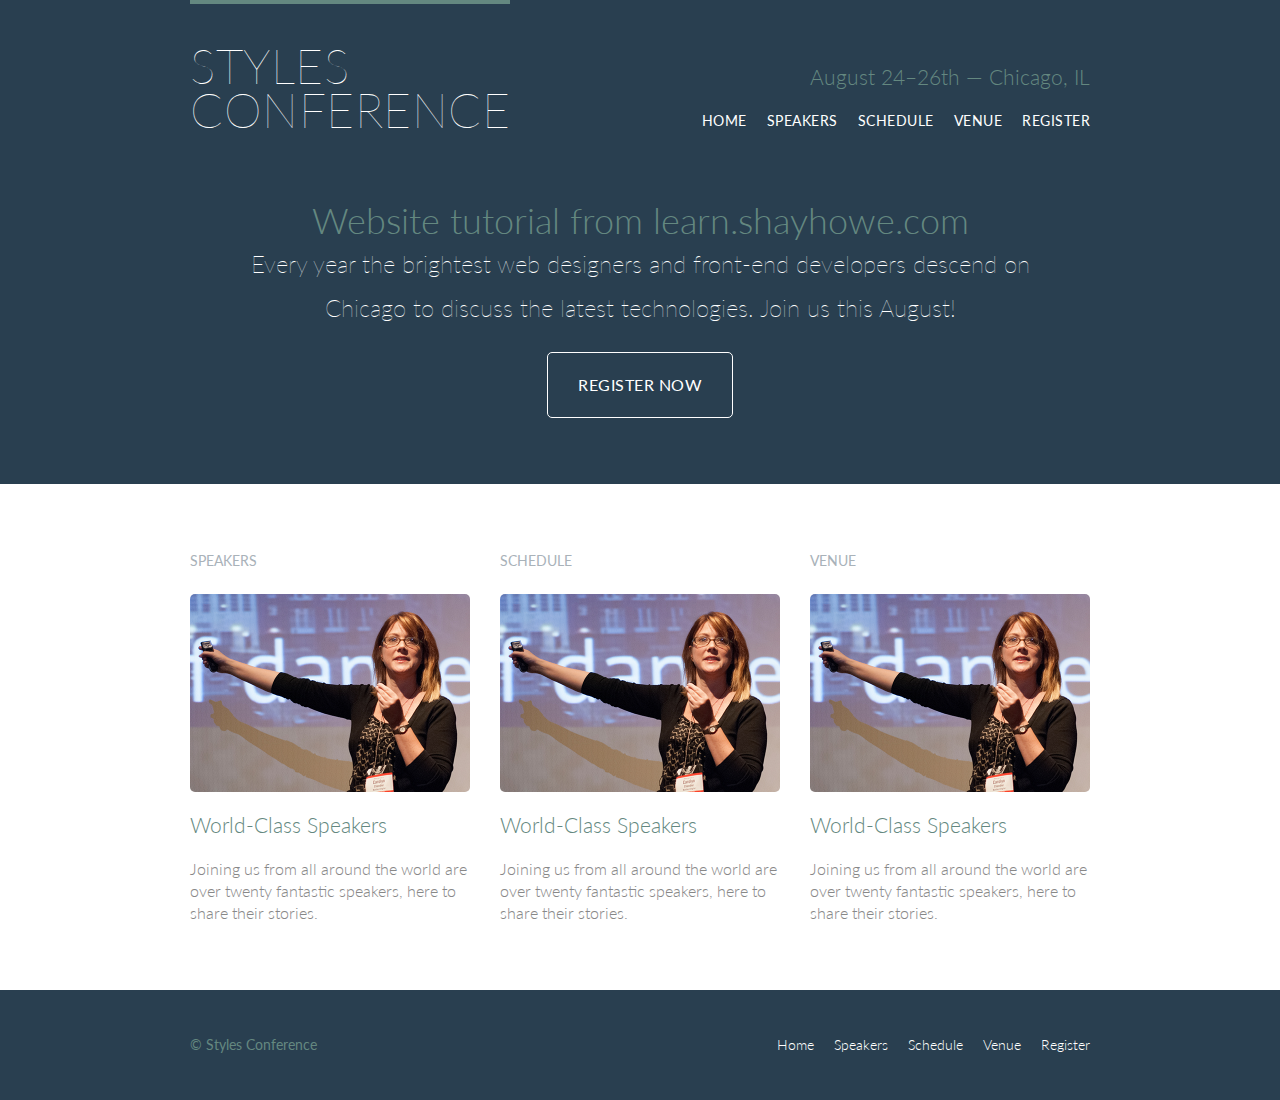
<file: index.html>
<!DOCTYPE html>
<html lang="en">
    <head>
        <meta charset="utf-8">
        <title>Styles Conference</title>
        <link rel="stylesheet" href="assets/stylesheets/main.css">
        <link rel="stylesheet" href="https://fonts.googleapis.com/css?family=Lato:100,300,400" >
    </head>
    
    <body>
        
        <!-- Header -->
        
        <header class="primary-header container group">
            <h1 class="logo">
                <a href="index.html">Styles <br> Conference</a>
            </h1>
            
            <h3 class="tagline">August 24&ndash;26th &mdash; Chicago, IL</h3>
            
            <nav class="nav primary-nav">
                <ul>
                    <li><a href="index.html">Home</a></li><!--
                    --><li><a href="speakers.html">Speakers</a></li><!--
                    --><li><a href="schedule.html">Schedule</a></li><!--
                    --><li><a href="venue.html">Venue</a></li><!--
                    --><li><a href="register.html">Register</a></li>
                </ul>
            </nav>
        </header>

        <!-- Hero -->
        
        <section class="hero container">
            <h2>Website tutorial from <a href="http://learn.shayhowe.com">learn.shayhowe.com</a></h2>
            
            <p>Every year the brightest web designers and front-end developers descend on Chicago to discuss the latest technologies. Join us this August!</p>
            
            <a class="btn btn-alt" href="register.html">Register Now</a>
        </section>
        
        <!-- Teasers -->
        
        <section class="row">
            <div class="grid">
                <!-- 

                    Speakers

                -->
                <section class="teaser col-1-3">
                    <h5>Speakers</h5>

                    <a href="speakers.html">
                        <img src="assets/images/home/speakers.jpg" alt="Professional Speaker">
                        <h3>World-Class Speakers</h3>
                    </a>

                    <p>Joining us from all around the world are over twenty fantastic speakers, here to share their stories.</p>
                </section><!--

                    Schedule

                --><section class="teaser col-1-3">
                    <h5>Schedule</h5>

                    <a href="speakers.html">
                        <img src="assets/images/home/speakers.jpg" alt="Professional Speaker">
                        <h3>World-Class Speakers</h3>
                    </a>

                    <p>Joining us from all around the world are over twenty fantastic speakers, here to share their stories.</p>
                </section><!--

                    Venue

                --><section class="teaser col-1-3">
                    <h5>Venue</h5>

                    <a href="speakers.html">
                        <img src="assets/images/home/speakers.jpg" alt="Professional Speaker">
                        <h3>World-Class Speakers</h3>
                    </a>

                    <p>Joining us from all around the world are over twenty fantastic speakers, here to share their stories.</p>
                </section>
            </div>
        </section>
        
        <!-- Footer -->
        
        <footer class="primary-footer container group">
            <small>&copy; Styles Conference</small>
            
            <nav class="nav">
                <ul>
                    <li><a href="index.html">Home</a></li><!--
                    --><li><a href="speakers.html">Speakers</a></li><!--
                    --><li><a href="schedule.html">Schedule</a></li><!--
                    --><li><a href="venue.html">Venue</a></li><!--
                    --><li><a href="register.html">Register</a></li>
                </ul>
            </nav>
        </footer>
    </body>
</html>
</file>
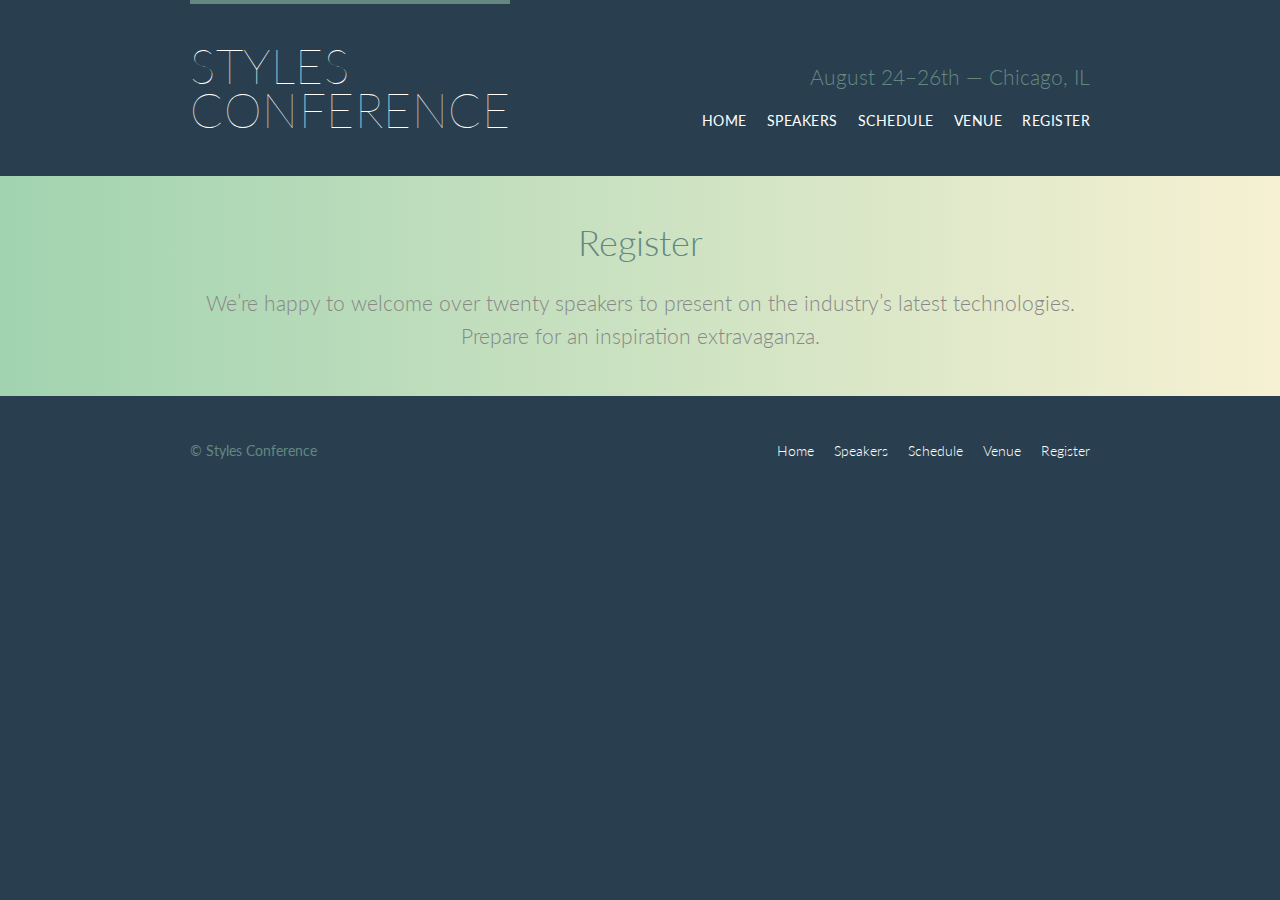
<file: register.html>
<!DOCTYPE html>
<html lang="en">
    <head>
        <meta charset="utf-8">
        <title>Styles Conference</title>
        <link rel="stylesheet" href="assets/stylesheets/main.css">
        <link rel="stylesheet" href="https://fonts.googleapis.com/css?family=Lato:100,300,400">
    </head>
    
    <body>
        
        <!-- Header -->
        
        <header class="primary-header container group">
            <h1 class="logo">
                <a href="index.html">Styles <br> Conference</a>
            </h1>
            
            <h3 class="tagline">August 24&ndash;26th &mdash; Chicago, IL</h3>
            
            <nav class="nav primary-nav">
                <ul>
                    <li><a href="index.html">Home</a></li><!--
                    --><li><a href="speakers.html">Speakers</a></li><!--
                    --><li><a href="schedule.html">Schedule</a></li><!--
                    --><li><a href="venue.html">Venue</a></li><!--
                    --><li><a href="register.html">Register</a></li>
                </ul>
            </nav>
        </header>

        <!-- Lead -->
        
        <section class="row-alt">
            <div class="lead container">
                
                <h1>Register</h1>

                <p>We&#8217;re happy to welcome over twenty speakers to present on the industry&#8217;s latest technologies. Prepare for an inspiration extravaganza.</p>
            </div>
        </section>
        
        <!-- Footer -->
        
        <footer class="primary-footer container group">
            <small>&copy; Styles Conference</small>
            
            <nav class="nav">
                <ul>
                    <li><a href="index.html">Home</a></li><!--
                    --><li><a href="speakers.html">Speakers</a></li><!--
                    --><li><a href="schedule.html">Schedule</a></li><!--
                    --><li><a href="venue.html">Venue</a></li><!--
                    --><li><a href="register.html">Register</a></li>
                </ul>
            </nav>
        </footer>
    </body>
</html>
</file>
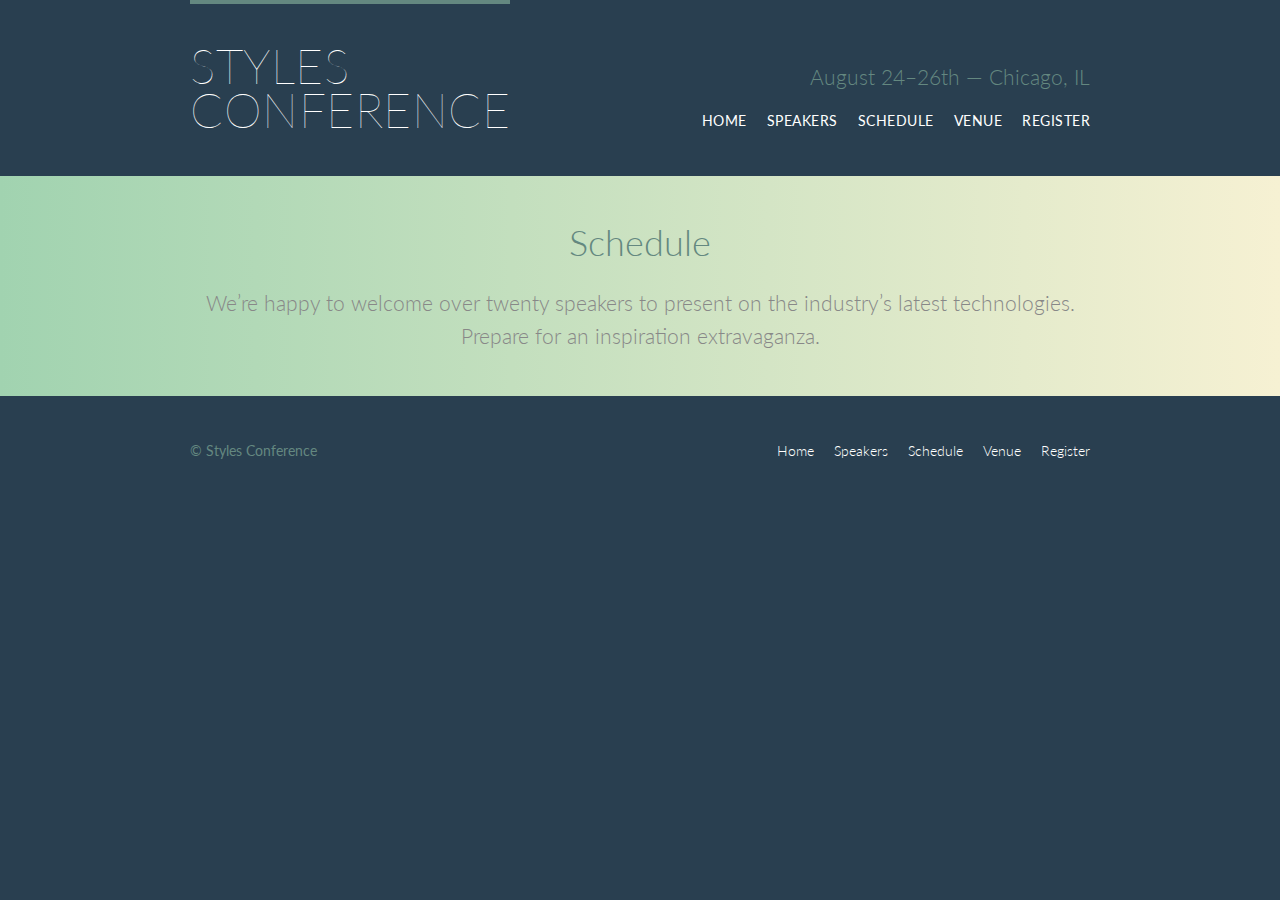
<file: schedule.html>
<!DOCTYPE html>
<html lang="en">
    <head>
        <meta charset="utf-8">
        <title>Styles Conference</title>
        <link rel="stylesheet" href="assets/stylesheets/main.css">
        <link rel="stylesheet" href="https://fonts.googleapis.com/css?family=Lato:100,300,400">
    </head>
    
    <body>
        
        <!-- Header -->
        
        <header class="primary-header container group">
            <h1 class="logo">
                <a href="index.html">Styles <br> Conference</a>
            </h1>
            
            <h3 class="tagline">August 24&ndash;26th &mdash; Chicago, IL</h3>
            
            <nav class="nav primary-nav">
                <ul>
                    <li><a href="index.html">Home</a></li><!--
                    --><li><a href="speakers.html">Speakers</a></li><!--
                    --><li><a href="schedule.html">Schedule</a></li><!--
                    --><li><a href="venue.html">Venue</a></li><!--
                    --><li><a href="register.html">Register</a></li>
                </ul>
            </nav>
        </header>

        <!-- Lead -->
        
        <section class="row-alt">
            <div class="lead container">
                
                <h1>Schedule</h1>

                <p>We&#8217;re happy to welcome over twenty speakers to present on the industry&#8217;s latest technologies. Prepare for an inspiration extravaganza.</p>
            </div>
        </section>
        
        <!-- Footer -->
        
        <footer class="primary-footer container group">
            <small>&copy; Styles Conference</small>
            
            <nav class="nav">
                <ul>
                    <li><a href="index.html">Home</a></li><!--
                    --><li><a href="speakers.html">Speakers</a></li><!--
                    --><li><a href="schedule.html">Schedule</a></li><!--
                    --><li><a href="venue.html">Venue</a></li><!--
                    --><li><a href="register.html">Register</a></li>
                </ul>
            </nav>
        </footer>
    </body>
</html>
</file>
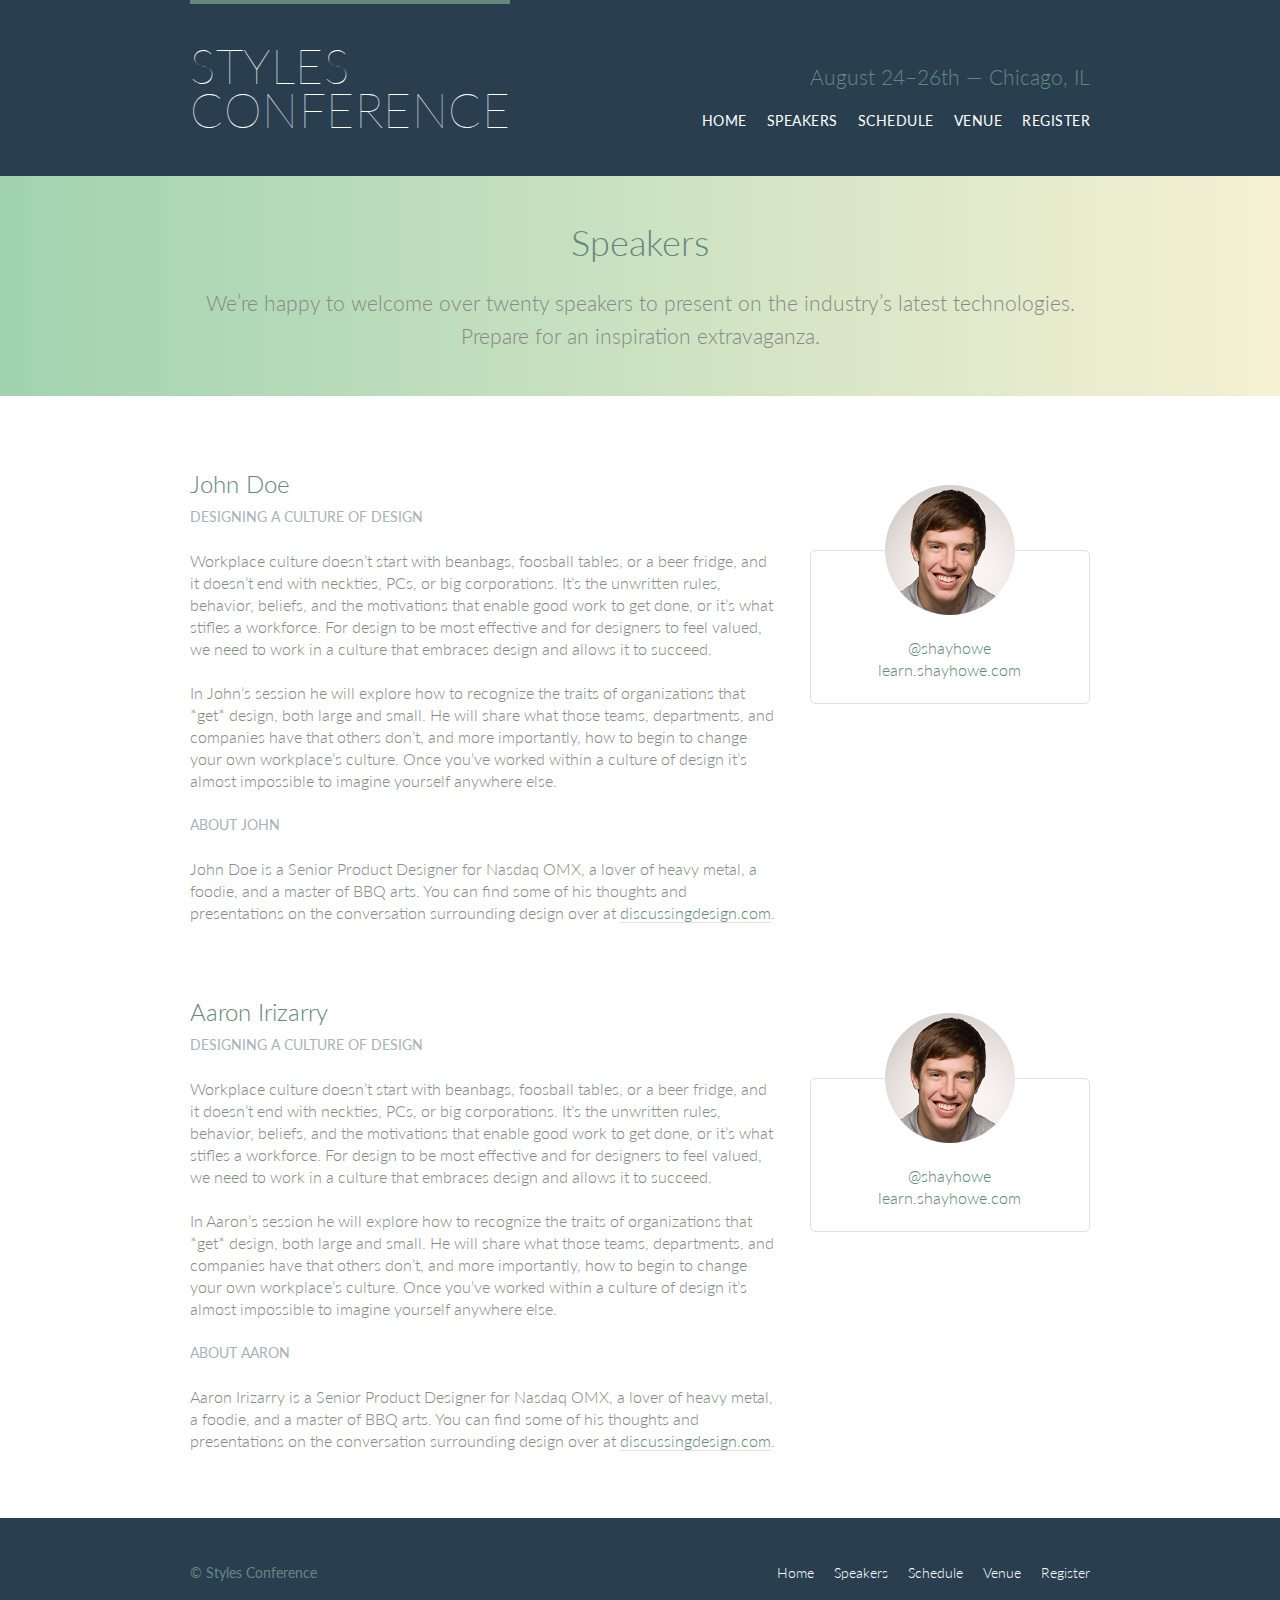
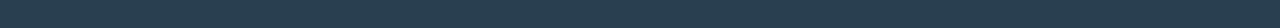
<file: speakers.html>
<!DOCTYPE html>
<html lang="en">
    <head>
        <meta charset="utf-8">
        <title>Styles Conference</title>
        <link rel="stylesheet" href="assets/stylesheets/main.css">
        <link rel="stylesheet" href="https://fonts.googleapis.com/css?family=Lato:100,300,400">
    </head>
    
    <body>
        
        <!-- Header -->
        
        <header class="primary-header container group">
            <h1 class="logo">
                <a href="index.html">Styles <br> Conference</a>
            </h1>
            
            <h3 class="tagline">August 24&ndash;26th &mdash; Chicago, IL</h3>
            
            <nav class="nav primary-nav">
                <ul>
                    <li><a href="index.html">Home</a></li><!--
                    --><li><a href="speakers.html">Speakers</a></li><!--
                    --><li><a href="schedule.html">Schedule</a></li><!--
                    --><li><a href="venue.html">Venue</a></li><!--
                    --><li><a href="register.html">Register</a></li>
                </ul>
            </nav>
        </header>

        <!-- Lead -->
        
        <section class="row-alt">
            <div class="lead container">
                <h1>Speakers</h1>

                <p>We&#8217;re happy to welcome over twenty speakers to present on the industry&#8217;s latest technologies. Prepare for an inspiration extravaganza.</p> 
            </div>
        </section>
        
        <!-- Main content -->
        
        <section class="row">
            <div class="grid">

                <section class="speaker" id="john-doe">

                    <div class="col-2-3">
                        <h2>John Doe</h2>
                        <h5>Designing a Culture of Design</h5>

                        <p>Workplace culture doesn&#8217;t start with beanbags, foosball tables, or a beer fridge, and it doesn&#8217;t end with neckties, PCs, or big corporations. It&#8217;s the unwritten rules, behavior, beliefs, and the motivations that enable good work to get done, or it&#8217;s what stifles a workforce. For design to be most effective and for designers to feel valued, we need to work in a culture that embraces design and allows it to succeed.</p>

                        <p>In John&#8217;s session he will explore how to recognize the traits of organizations that *get* design, both large and small. He will share what those teams, departments, and companies have that others don&#8217;t, and more importantly, how to begin to change your own workplace&#8217;s culture. Once you&#8217;ve worked within a culture of design it&#8217;s almost impossible to imagine yourself anywhere else.</p>

                        <h5>About John</h5>

                        <p>John Doe is a Senior Product Designer for Nasdaq OMX, a lover of heavy metal, a foodie, and a master of BBQ arts. You can find some of his thoughts and presentations on the conversation surrounding design over at <a href="http://www.discussingdesign.com/">discussingdesign.com</a>.</p>
                    </div><!--

                    --><aside class="col-1-3">
                        <div class="speaker-info">
                            <img src="assets/images/speakers/shay-howe.jpg" alt="Shay Howe">

                            <ul>
                                <li><a href="https://twitter.com/shayhowe">@shayhowe</a></li>
                                <li><a href="http://learn.shayhowe.com/">learn.shayhowe.com</a></li>
                            </ul>
                        </div>
                    </aside>
                </section>

                <section id="aaron-irizarry">

                    <div class="col-2-3">
                        <h2>Aaron Irizarry</h2>
                        <h5>Designing a Culture of Design</h5>

                        <p>Workplace culture doesn&#8217;t start with beanbags, foosball tables, or a beer fridge, and it doesn&#8217;t end with neckties, PCs, or big corporations. It&#8217;s the unwritten rules, behavior, beliefs, and the motivations that enable good work to get done, or it&#8217;s what stifles a workforce. For design to be most effective and for designers to feel valued, we need to work in a culture that embraces design and allows it to succeed.</p>

                        <p>In Aaron&#8217;s session he will explore how to recognize the traits of organizations that *get* design, both large and small. He will share what those teams, departments, and companies have that others don&#8217;t, and more importantly, how to begin to change your own workplace&#8217;s culture. Once you&#8217;ve worked within a culture of design it&#8217;s almost impossible to imagine yourself anywhere else.</p>

                        <h5>About Aaron</h5>

                        <p>Aaron Irizarry is a Senior Product Designer for Nasdaq OMX, a lover of heavy metal, a foodie, and a master of BBQ arts. You can find some of his thoughts and presentations on the conversation surrounding design over at <a href="http://www.discussingdesign.com/">discussingdesign.com</a>.</p>
                    </div><!--

                    --><aside class="col-1-3">
                        <div class="speaker-info">
                            <img src="assets/images/speakers/shay-howe.jpg" alt="Shay Howe">

                            <ul>
                                <li><a href="https://twitter.com/shayhowe">@shayhowe</a></li>
                                <li><a href="http://learn.shayhowe.com/">learn.shayhowe.com</a></li>
                            </ul>
                        </div>
                    </aside>
                </section>

            </div>
        </section>
        
        <!-- Footer -->
        
        <footer class="primary-footer container group">
            <small>&copy; Styles Conference</small>
            
            <nav class="nav">
                <ul>
                    <li><a href="index.html">Home</a></li><!--
                    --><li><a href="speakers.html">Speakers</a></li><!--
                    --><li><a href="schedule.html">Schedule</a></li><!--
                    --><li><a href="venue.html">Venue</a></li><!--
                    --><li><a href="register.html">Register</a></li>
                </ul>
            </nav>
        </footer>
    </body>
</html>
</file>
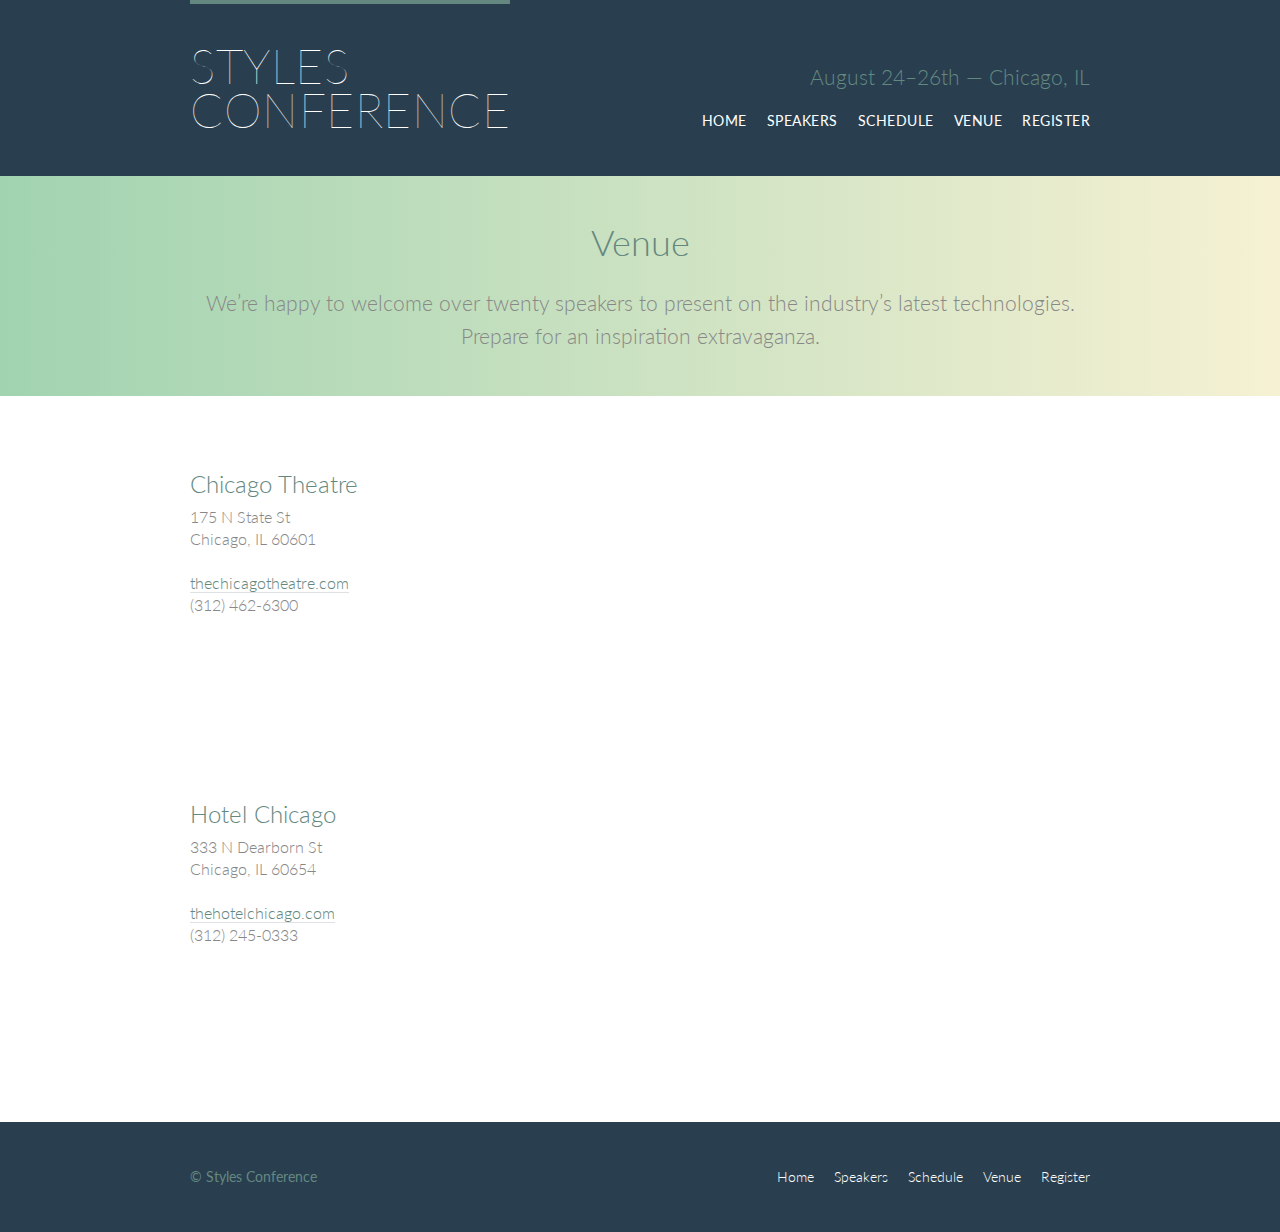
<file: venue.html>
<!DOCTYPE html>
<html lang="en">
    <head>
        <meta charset="utf-8">
        <title>Styles Conference</title>
        <link rel="stylesheet" href="assets/stylesheets/main.css">
        <link rel="stylesheet" href="https://fonts.googleapis.com/css?family=Lato:100,300,400">
    </head>
    
    <body>
        
        <!-- Header -->
        
        <header class="primary-header container group">
            <h1 class="logo">
                <a href="index.html">Styles <br> Conference</a>
            </h1>
            
            <h3 class="tagline">August 24&ndash;26th &mdash; Chicago, IL</h3>
            
            <nav class="nav primary-nav">
                <ul>
                    <li><a href="index.html">Home</a></li><!--
                    --><li><a href="speakers.html">Speakers</a></li><!--
                    --><li><a href="schedule.html">Schedule</a></li><!--
                    --><li><a href="venue.html">Venue</a></li><!--
                    --><li><a href="register.html">Register</a></li>
                </ul>
            </nav>
        </header>

        <!-- Lead -->
        
        <section class="row-alt">
            <div class="lead container">
                
                <h1>Venue</h1>

                <p>We&#8217;re happy to welcome over twenty speakers to present on the industry&#8217;s latest technologies. Prepare for an inspiration extravaganza.</p>
            </div>
        </section>

        <!-- Main content -->

        <section class="row">
            <div class="grid">

                <!-- Chicago Theatre -->

                <section class="venue-theatre">

                    <div class="col-1-3">
                        <h2>Chicago Theatre</h2>

                        <p>175 N State St <br> Chicago, IL 60601</p>
                        <p><a href="http://www.thechicagotheatre.com/">thechicagotheatre.com</a> <br> (312) 462-6300</p>
                    </div><!--

                    --><iframe class="venue-map col-2-3"
                               src="https://www.google.com/maps/embed?pb=!1m5!3m3!1m2!1s0x880e2ca55810a493%3A0x4700ddf60fcbfad6!2schicago+theatre!5e0!3m2!1sen!2sus!4v1388701393606"></iframe>
                </section>

                <!-- Hotel Chicago -->

                <section class="venue-hotel">

                    <div class="col-1-3">
                        <h2>Hotel Chicago</h2>
                        <p>333 N Dearborn St <br> Chicago, IL 60654</p>
                        <p><a href="http://thehotelchicago.com/">thehotelchicago.com</a> <br> (312) 245-0333</p>
                    </div><!--

                    --><iframe class="venue-map col-2-3"
                               src="https://www.google.com/maps/embed?pb=!1m5!3m3!1m2!1s0x880e2cb1da049173%3A0xa5c91d255a775f0b!2sHotel+Sax+Chicago%2C+North+Dearborn+Street%2C+Chicago%2C+IL!5e0!3m2!1sen!2sus!4v1388702493978"></iframe>
                </section>
            </div>
        </section>
        
        <!-- Footer -->
        
        <footer class="primary-footer container group">
            <small>&copy; Styles Conference</small>
            
            <nav class="nav">
                <ul>
                    <li><a href="index.html">Home</a></li><!--
                    --><li><a href="speakers.html">Speakers</a></li><!--
                    --><li><a href="schedule.html">Schedule</a></li><!--
                    --><li><a href="venue.html">Venue</a></li><!--
                    --><li><a href="register.html">Register</a></li>
                </ul>
            </nav>
        </footer>
    </body>
</html>
</file>
<file: assets/stylesheets/main.css>
/* http://meyerweb.com/eric/tools/css/reset/ 
   v2.0 | 20110126
   License: none (public domain)
*/

html, body, div, span, applet, object, iframe,
h1, h2, h3, h4, h5, h6, p, blockquote, pre,
a, abbr, acronym, address, big, cite, code,
del, dfn, em, img, ins, kbd, q, s, samp,
small, strike, strong, sub, sup, tt, var,
b, u, i, center,
dl, dt, dd, ol, ul, li,
fieldset, form, label, legend,
table, caption, tbody, tfoot, thead, tr, th, td,
article, aside, canvas, details, embed, 
figure, figcaption, footer, header, hgroup, 
menu, nav, output, ruby, section, summary,
time, mark, audio, video {
	margin: 0;
	padding: 0;
	border: 0;
	font-size: 100%;
	font: inherit;
	vertical-align: baseline;
}
/* HTML5 display-role reset for older browsers */
article, aside, details, figcaption, figure, 
footer, header, hgroup, menu, nav, section {
	display: block;
}
body {
	line-height: 1;
}
ol, ul {
	list-style: none;
}
blockquote, q {
	quotes: none;
}
blockquote:before, blockquote:after,
q:before, q:after {
	content: '';
	content: none;
}
table {
    border-collapse: collapse;
    border-spacing: 0;
}

/*
    ========================================
    Custom styles
    ========================================
*/

body {
    background: #293f50;
    color: #888;
    font: 300 16px/22px "Lato", "Open Sans", "Helvetica Neue", Helvetica, Arial, sans-serif;
}

/*
    ========================================
    Grid
    ========================================
*/

*,
*::before,
*::after {
    -webkit-box-sizing: border-box;
       -moz-box-sizing: border-box;
            box-sizing: border-box;
}

.container,
.grid {
    margin: 0 auto;
    width: 960px;
}

.container {
    padding-left: 30px;
    padding-right: 30px;
}

.grid,
.col-1-3,
.col-2-3 {
    padding-left: 15px;
    padding-right: 15px;
}

.col-1-3,
.col-2-3 {
    display: inline-block;
    vertical-align: top;
}

.col-1-3 {
    width: 33.33%;
}

.col-2-3 {
    width: 66.66%;
}

/*
    ========================================
    Clearfix
    ========================================
*/

.group::after {
    content: "";
    display: block;
    clear: both;
}

/*
    ========================================
    Rows
    ========================================
*/

.row,
.row-alt {
    min-width: 960px;
}

.row {
    background: #fff;
    padding: 66px 0 44px 0;
}

.row-alt {
    background: #cbe2c1;
    background: -webkit-linear-gradient(to right, #a1d3b0, #f6f1d3);
    background:    -moz-linear-gradient(to right, #a1d3b0, #f6f1d3);
    background:         linear-gradient(to right, #a1d3b0, #f6f1d3);
    padding: 44px 0 22px 0;
}

/*
    ========================================
    Typography
    ========================================
*/

h1, h2, h3, h4 {
    color: #648880;
}

h1, h3, h4, h5, p {
    margin-bottom: 22px;
}

h1 {
    font-size: 36px;
    line-height: 44px;
}

h2 {
    font-size: 24px;
    line-height: 44px;
}

h3 {
    font-size: 21px;
}

h4 {
    font-size: 18px;
}

h5 {
    color: #a9b2b9;
    font-size: 14px;
    font-weight: 400;
    text-transform: uppercase;
}

strong {
    font-weight: 400;
}

cite, em {
    font-style: italic;
}

/*
    ========================================
    Leads
    ========================================
*/

.lead {
    text-align: center;
}

.lead p {
    font-size: 21px;
    line-height: 33px;
}

/*
    ========================================
    Links
    ========================================
*/

a {
    color: #648880;
    text-decoration: none;
}

a:hover {
    color: #a9b2b9;
}

p a {
    border-bottom: 1px solid #dfe2e5;
}

.primary-header a,
.primary-footer a {
    color: #fff;
}

.primary-header a:hover,
.primary-footer a:hover {
    color: #648880;
}

/*
    ========================================
    Buttons
    ========================================
*/

.btn {
    border-radius: 5px;
    color: #fff;
    cursor: pointer;
    display: inline-block;
    font-weight: 400;
    letter-spacing: .5px;
    margin: 0;
    text-transform: uppercase;
}

.btn-alt {
    border: 1px solid #fff;
    padding: 10px 30px;
}

.btn-alt:hover {
    background: #fff;
    color: #648880;
}

/*
    ========================================
    Primary header
    ========================================
*/

.logo {
    border-top: 4px solid #648880;
    float: left;
    font-size: 48px;
    font-weight: 100;
    letter-spacing: .5px;
    line-height: 44px;
    padding: 40px 0 22px 0;
    text-transform: uppercase;
}

.tagline {
    float: right;
    margin: 66px 0 22px 0;
}

.primary-nav {
    font-size: 14px;
    font-weight: 400;
    letter-spacing: .5px;
    text-transform: uppercase;
}

/*
    ========================================
    Primary footer
    ========================================
*/

.primary-footer {
    color: #648880;
    font-size: 14px;
    padding-bottom: 44px;
    padding-top: 44px;
}

.primary-footer small {
    float: left;
    font-weight: 400;
}

/*
    ========================================
    Navigation
    ========================================
*/

.nav {
    float: right;
}

.nav li {
    display: inline-block;
    margin: 0 10px;
    vertical-align: top;
}

.nav li:last-child {
    margin-right: 0;
}

/*
    ========================================
    Home
    ========================================
*/

.hero {
    color: #fff;
    line-height: 44px;
    padding: 22px 80px 66px 80px;
    text-align: center;
}

.hero h2 {
    font-size: 36px;
}

.hero p {
    font-size: 24px;
    font-weight: 100;
}

.teaser a:hover h3 {
    color: #a9b2b9;
}

.teaser img {
    border-radius: 5px;
    display: block;
    margin-bottom: 22px;
    max-width: 100%
}

/*
    ========================================
    Speakers
    ========================================
*/
  
.speaker-info {
    border: 1px solid #dfe2e5;
    border-radius: 5px;
    margin-top: 88px;
    padding-bottom: 22px;
    text-align: center;
}

.speaker-info img {
    border-radius: 50%;
    height: 130px;
    margin: -66px 0 22px 0;
    vertical-align: top;
}

.speaker {
    margin-bottom: 44px;
}

/*
    ========================================
    Venue
    ========================================
*/

.venue-theatre {
    margin-bottom: 66px;
}

.venue-hotel {
    margin-bottom: 22px;
}

.venue-map {
    height: 264px;
}
</file>
